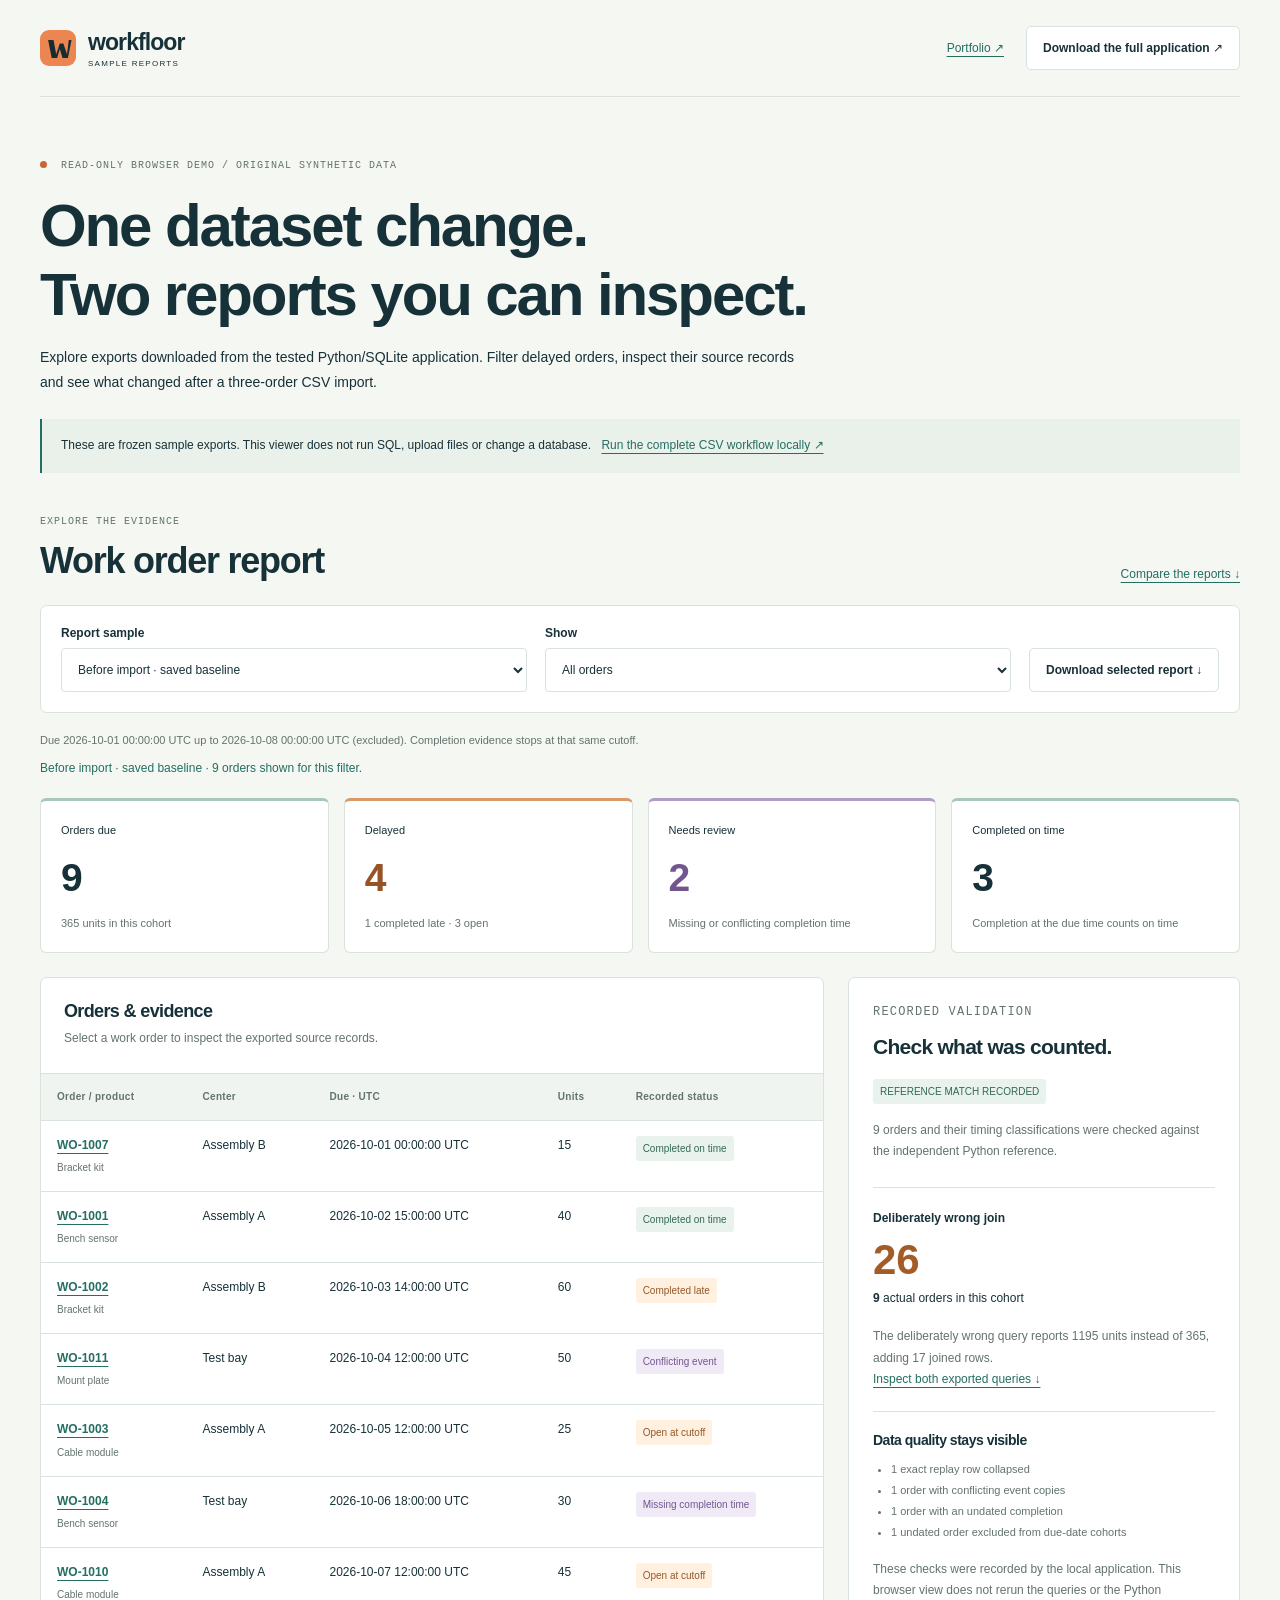
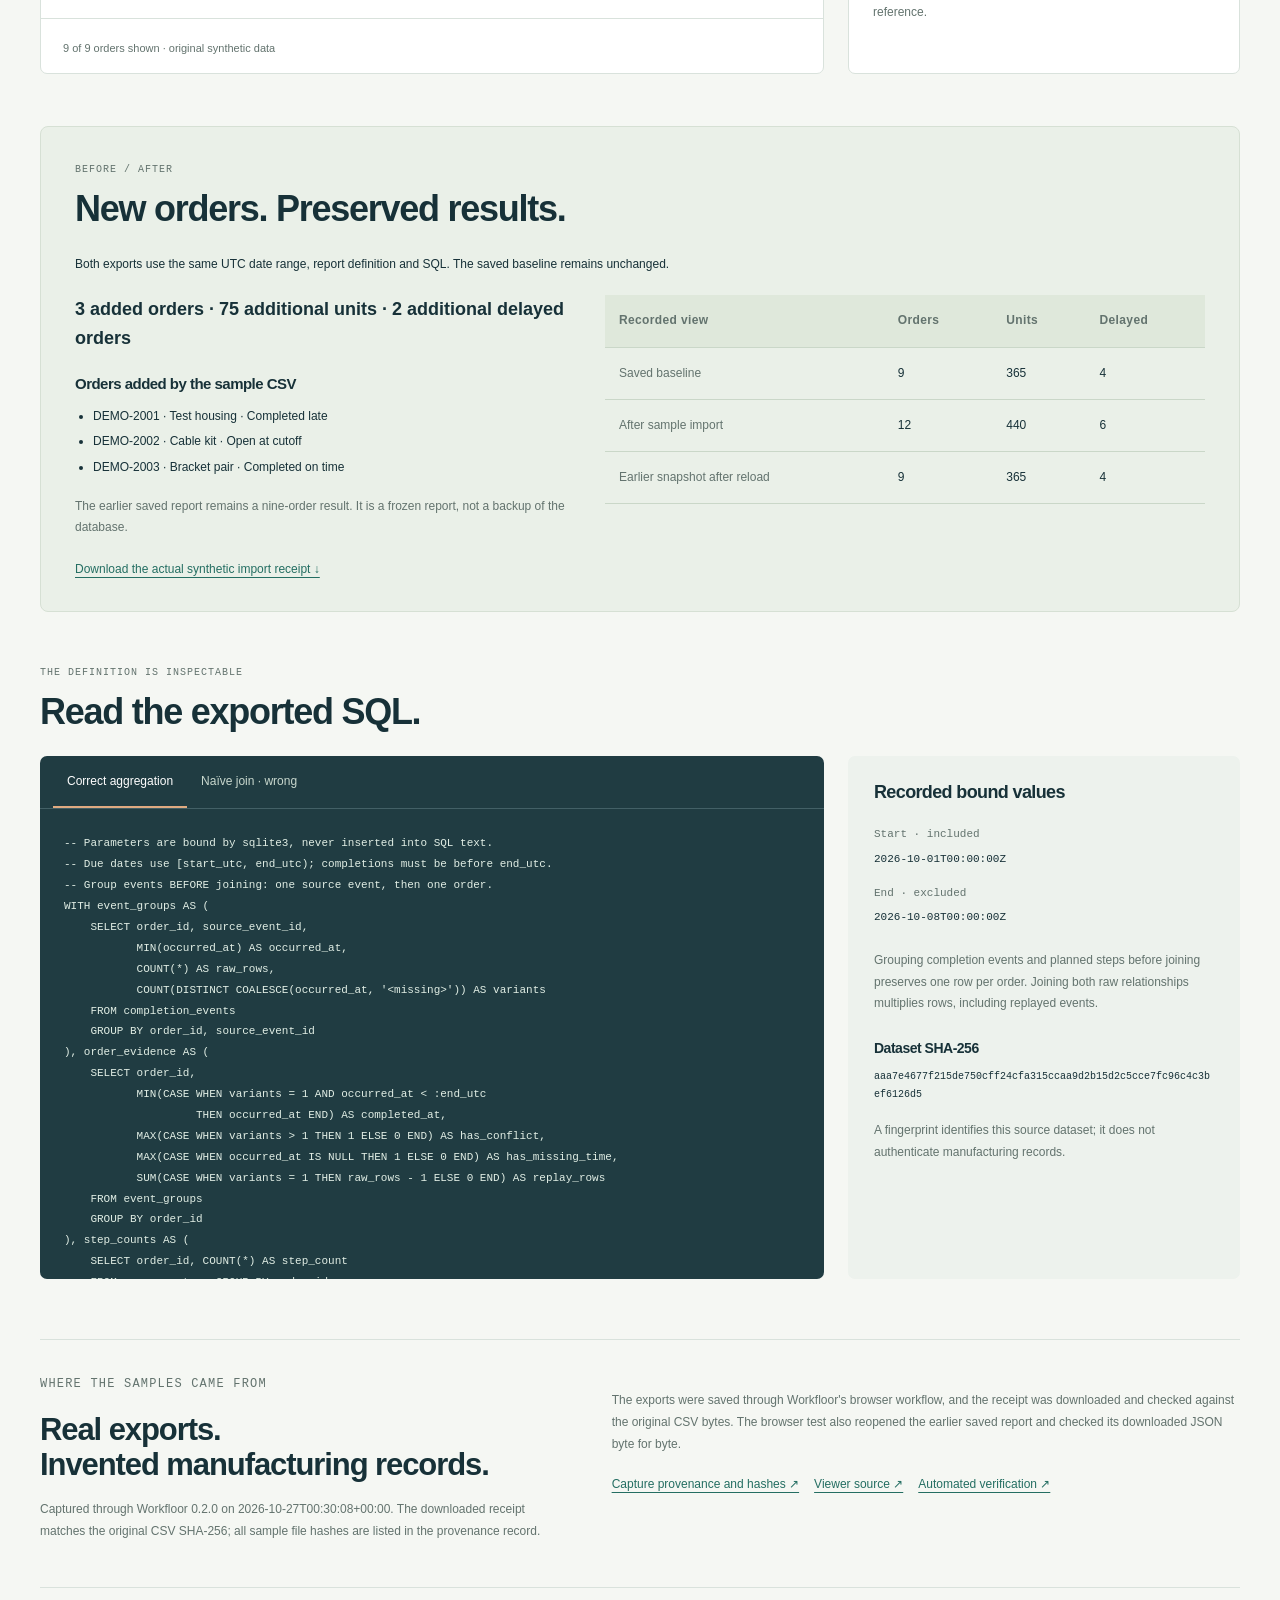
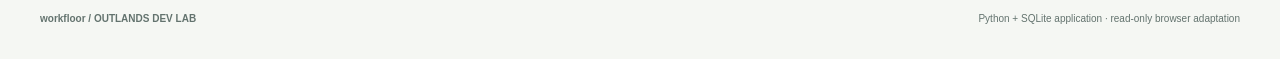
<file: demo/index.html>
<!doctype html>
<html lang="en">
<head><meta charset="utf-8"><meta name="viewport" content="width=device-width,initial-scale=1"><meta name="description" content="Explore actual synthetic Workfloor report exports. Filter delayed orders, inspect source evidence and compare before and after a sample CSV import."><title>Workfloor — Explore sample reports</title><link rel="icon" href="mark.svg"><link rel="stylesheet" href="viewer.css"><script src="viewer.js" defer></script></head>
<body>
<a class="skip" href="#main">Skip to sample reports</a>
<header class="shell header"><a class="brand" href="./"><img src="mark.svg" width="36" height="36" alt=""><span>workfloor<small>SAMPLE REPORTS</small></span></a><nav aria-label="Project links"><a href="https://connor-oshea-outlands.thatrobotguy.chatgpt.site/#workfloor-imports">Portfolio ↗</a><a class="button" href="https://github.com/TheOutlandsDev/workfloor/releases/tag/v0.2.0">Download the full application ↗</a></nav></header>
<main class="shell" id="main">
<section class="intro"><p class="eyebrow"><span class="dot"></span> READ-ONLY BROWSER DEMO / ORIGINAL SYNTHETIC DATA</p><h1>One dataset change.<br>Two reports you can inspect.</h1><p>Explore exports downloaded from the tested Python/SQLite application. Filter delayed orders, inspect their source records and see what changed after a three-order CSV import.</p><div class="scope-note">These are frozen sample exports. This viewer does not run SQL, upload files or change a database. <a href="https://github.com/TheOutlandsDev/workfloor/blob/main/docs/IMPORTS.md">Run the complete CSV workflow locally ↗</a></div></section>
<div id="error" role="alert" hidden></div>
<section aria-labelledby="report-title">
<div class="section-head"><div><p class="eyebrow">EXPLORE THE EVIDENCE</p><h2 id="report-title">Work order report</h2></div><a href="#comparison">Compare the reports ↓</a></div>
<div class="toolbar"><div class="control"><label for="sample">Report sample</label><select id="sample" disabled><option value="baseline">Before import · saved baseline</option><option value="after-import">After the three-order import</option></select></div><div class="control"><label for="show">Show</label><select id="show" disabled><option value="all">All orders</option><option value="delayed">Delayed</option><option value="review">Needs review</option><option value="on_time">Completed on time</option></select></div><a id="download" class="button" href="data/baseline.json" download>Download selected report ↓</a></div>
<p id="scope" class="scope">Loading recorded date boundaries…</p><p id="status" class="status" role="status" aria-live="polite">Loading the sample exports…</p>
<div class="metrics" aria-label="Recorded report totals"><article><span>Orders due</span><strong id="total">—</strong><small id="units">— units</small></article><article class="delayed"><span>Delayed</span><strong id="delayed">—</strong><small id="delay-breakdown">Completed late + open at cutoff</small></article><article class="review"><span>Needs review</span><strong id="review">—</strong><small>Missing or conflicting completion time</small></article><article><span>Completed on time</span><strong id="on-time">—</strong><small>Completion at the due time counts on time</small></article></div>
<div class="report-grid"><section class="panel" aria-labelledby="orders-title"><div class="panel-head"><div><h3 id="orders-title">Orders &amp; evidence</h3><p>Select a work order to inspect the exported source records.</p></div></div><div class="table-scroll" tabindex="0" role="region" aria-label="Work orders; scroll to see all columns"><table><thead><tr><th scope="col">Order / product</th><th scope="col">Center</th><th scope="col">Due · UTC</th><th scope="col">Units</th><th scope="col">Recorded status</th></tr></thead><tbody id="orders-body"></tbody></table></div><p class="table-footer" id="row-count">No sample loaded</p></section>
<aside class="panel checks"><p class="eyebrow">RECORDED VALIDATION</p><h3>Check what was counted.</h3><span id="reference-badge" class="badge">Loading</span><p id="reference-detail"></p><div class="join-result"><span>Deliberately wrong join</span><strong id="naive-count">—</strong><p><b id="reference-count">—</b> actual orders in this cohort</p></div><p id="join-detail"></p><a href="#queries">Inspect both exported queries ↓</a><h4>Data quality stays visible</h4><ul id="quality"></ul><p class="small">These checks were recorded by the local application. This browser view does not rerun the queries or the Python reference.</p></aside></div>
</section>
<section id="comparison" class="comparison" aria-labelledby="comparison-title"><div class="section-head"><div><p class="eyebrow">BEFORE / AFTER</p><h2 id="comparison-title">New orders. Preserved results.</h2></div></div><p id="comparison-policy">Comparing recorded report definitions…</p><div class="comparison-grid"><div><p id="delta" class="delta"></p><h3>Orders added by the sample CSV</h3><ul id="added-orders" class="added-orders"></ul><p class="small">The earlier saved report remains a nine-order result. It is a frozen report, not a backup of the database.</p></div><div class="table-scroll" tabindex="0" role="region" aria-label="Recorded report comparison"><table class="comparison-table"><thead><tr><th scope="col">Recorded view</th><th scope="col">Orders</th><th scope="col">Units</th><th scope="col">Delayed</th></tr></thead><tbody id="comparison-rows"></tbody></table></div></div><a href="data/receipt.json" download>Download the actual synthetic import receipt ↓</a></section>
<section id="queries" aria-labelledby="queries-title"><div class="section-head"><div><p class="eyebrow">THE DEFINITION IS INSPECTABLE</p><h2 id="queries-title">Read the exported SQL.</h2></div></div><div class="sql-grid"><div class="sql-card"><div class="tabs" role="tablist" aria-label="Exported query"><button id="tab-correct" role="tab" aria-controls="query" aria-selected="true" data-query="correct">Correct aggregation</button><button id="tab-naive" role="tab" aria-controls="query" aria-selected="false" tabindex="-1" data-query="naive">Naïve join · wrong</button></div><pre id="query" role="tabpanel" aria-labelledby="tab-correct" tabindex="0"><code id="sql">Loading…</code></pre></div><aside class="parameters"><h3>Recorded bound values</h3><dl><dt>Start · included</dt><dd id="start">—</dd><dt>End · excluded</dt><dd id="end">—</dd></dl><p>Grouping completion events and planned steps before joining preserves one row per order. Joining both raw relationships multiplies rows, including replayed events.</p><h4>Dataset SHA-256</h4><code id="fingerprint" class="fingerprint">—</code><p class="small">A fingerprint identifies this source dataset; it does not authenticate manufacturing records.</p></aside></div></section>
<section class="provenance"><div><p class="eyebrow">WHERE THE SAMPLES CAME FROM</p><h2>Real exports.<br>Invented manufacturing records.</h2><p id="provenance-note">Loading capture details…</p></div><div><p>The exports were saved through Workfloor's browser workflow, and the receipt was downloaded and checked against the original CSV bytes. The browser test also reopened the earlier saved report and checked its downloaded JSON byte for byte.</p><div class="footer-links"><a href="data/provenance.json">Capture provenance and hashes ↗</a><a href="https://github.com/TheOutlandsDev/workfloor/tree/main/demo">Viewer source ↗</a><a href="https://github.com/TheOutlandsDev/workfloor/actions/workflows/verify.yml">Automated verification ↗</a></div></div></section>
</main>
<footer class="shell"><strong>workfloor / OUTLANDS DEV LAB</strong><span>Python + SQLite application · read-only browser adaptation</span></footer>
<dialog id="order-dialog" aria-labelledby="order-title"><div class="dialog-head"><div><p class="eyebrow">EXPORTED SOURCE EVIDENCE</p><h2 id="order-title">Work order</h2></div><button id="close" class="button" type="button">Close order details ×</button></div><p id="order-description"></p><p id="order-state" class="scope-note"></p><h3>Planned steps</h3><ol id="order-steps"></ol><h3>Raw completion records</h3><div class="table-scroll" tabindex="0" role="region" aria-label="Exported completion records"><table><thead><tr><th scope="col">Row</th><th scope="col">Source event</th><th scope="col">Occurred · UTC</th></tr></thead><tbody id="order-events"></tbody></table></div></dialog>
</body></html>
</file>
<file: demo/viewer.css>
:root{--bg:#f5f7f3;--paper:#fff;--ink:#173138;--muted:#63736e;--line:#d9e2dc;--teal:#246e62;--orange:#c96631;--purple:#73568f;font-family:"Segoe UI",Arial,sans-serif;color:var(--ink);background:var(--bg);font-synthesis:none}
*{box-sizing:border-box}html{scroll-behavior:smooth;scroll-padding-top:24px}body{margin:0}button,select{font:inherit}button,a,select{touch-action:manipulation}a{color:var(--teal);text-underline-offset:4px}button{cursor:pointer}button:disabled,select:disabled{opacity:.5;cursor:wait}:focus-visible{outline:2px solid var(--orange);outline-offset:4px}[hidden]{display:none!important}.shell{width:min(1200px,calc(100% - 64px));margin-inline:auto}.skip{position:fixed;left:16px;top:-80px;background:var(--ink);color:white;padding:14px;z-index:20}.skip:focus{top:12px}.header{display:flex;align-items:center;justify-content:space-between;gap:20px;flex-wrap:wrap;padding-block:26px;border-bottom:1px solid var(--line)}.brand{display:flex;align-items:center;gap:12px;text-decoration:none;color:var(--ink);font-size:23px;font-weight:750;letter-spacing:-.04em}.brand small{display:block;margin-top:3px;font-size:8px;letter-spacing:.16em;font-weight:500}.header nav{display:flex;align-items:center;gap:22px;flex-wrap:wrap;font-size:12px}.button{display:inline-block;border:1px solid var(--line);border-radius:5px;padding:12px 16px;background:var(--paper);color:var(--ink);text-decoration:none;font-size:12px;font-weight:600;line-height:1.5}.intro{padding:60px 0 40px}.eyebrow{font-family:Consolas,monospace;font-size:10px;line-height:1.7;letter-spacing:.1em;margin:0 0 17px;color:var(--muted)}.dot{display:inline-block;width:7px;height:7px;border-radius:50%;background:var(--orange);margin-right:7px}h1,h2,h3,h4{letter-spacing:-.035em;margin:0;line-height:1.15}h1{font-size:clamp(35px,5vw,60px);font-weight:650}h2{font-size:clamp(27px,3vw,36px);font-weight:650}h3{font-size:18px}h4{font-size:14px}p{font-size:14px;line-height:1.8;margin:16px 0 0}.intro>p:not(.eyebrow){max-width:760px}.scope-note{font-size:12px;line-height:1.8;background:#eaf1eb;border-left:2px solid var(--teal);padding:16px 19px;margin-top:24px}.scope-note a{display:inline-block;margin-left:7px}.section-head{display:flex;justify-content:space-between;align-items:end;gap:25px;margin:0 0 24px}.section-head a{font-size:12px}.section-head .eyebrow{margin-bottom:10px}.toolbar{display:flex;align-items:end;gap:18px;flex-wrap:wrap;background:var(--paper);border:1px solid var(--line);border-radius:7px;padding:20px}.toolbar .control{min-width:0;flex:1}.toolbar label{display:block;font-size:12px;font-weight:600}.toolbar select{display:block;width:100%;min-width:0;margin-top:8px;border:1px solid var(--line);border-radius:4px;background:#fff;color:var(--ink);padding:12px;font-size:12px;height:44px}.toolbar .button{min-height:44px}.scope{font-size:11px;color:var(--muted);margin-top:18px}.status{font-size:12px;color:var(--teal);min-height:22px;margin:7px 0 18px}.metrics{display:grid;grid-template-columns:repeat(4,minmax(0,1fr));gap:15px;margin-bottom:24px}.metrics article{min-width:0;background:var(--paper);border:1px solid var(--line);border-top:3px solid #a9c7b9;border-radius:6px;padding:20px}.metrics article.delayed{border-top-color:#d89a69}.metrics article.review{border-top-color:#b29bc5}.metrics span,.metrics small{display:block;font-size:11px;line-height:1.7}.metrics strong{display:block;font-size:39px;font-weight:600;line-height:1.2;margin:15px 0 12px}.metrics .delayed strong{color:#965326}.metrics .review strong{color:var(--purple)}.metrics small{color:var(--muted)}.report-grid{display:grid;grid-template-columns:minmax(0,2fr) minmax(0,1fr);gap:24px}.panel{border:1px solid var(--line);border-radius:7px;background:var(--paper);min-width:0}.panel-head{padding:23px;border-bottom:1px solid var(--line)}.panel-head p{font-size:12px;color:var(--muted);margin-top:6px}.table-scroll{overflow:auto;max-width:100%;max-height:550px}.table-scroll:focus-visible{outline-offset:-3px}table{width:100%;border-collapse:collapse;font-size:12px;text-align:left}th{font-size:10px;letter-spacing:.03em;font-weight:600;background:#f0f4f0;color:var(--muted)}td,th{padding:15px 16px;border-bottom:1px solid var(--line);vertical-align:top;line-height:1.6}.panel .table-scroll table{min-width:680px}.panel .table-scroll thead{position:sticky;top:0;z-index:1}td small{display:block;margin-top:5px;color:var(--muted);font-size:10px}.order-link{font:inherit;font-weight:650;color:var(--teal);background:none;border:0;padding:0;text-decoration:underline;text-underline-offset:4px}.badge{display:inline-block;font-size:10px;line-height:1.5;padding:5px 7px;border-radius:3px;background:#e9f2ec;color:#336957;white-space:nowrap}.badge.completed_late,.badge.open_overdue{background:#fff0e0;color:#955827}.badge.review_conflict,.badge.review_missing_time{background:#f0eaf7;color:var(--purple)}.table-footer{padding:15px 22px;margin:0;color:var(--muted);font-size:11px}.checks{padding:24px}.checks .eyebrow{margin-bottom:12px}.checks h3{font-size:21px;margin-bottom:20px}.checks>p{font-size:12px;color:var(--muted)}.checks>a{font-size:12px}.join-result{border-top:1px solid var(--line);margin-top:24px;padding-top:20px}.join-result>span{font-size:12px;font-weight:600}.join-result strong{display:block;font-size:42px;font-weight:600;color:#a45c27;line-height:1.2;margin-top:9px}.join-result p{font-size:12px;margin-top:3px}.checks h4{border-top:1px solid var(--line);margin-top:24px;padding-top:20px}.checks ul{padding-left:18px;font-size:11px;line-height:1.9;color:var(--muted)}.small{font-size:12px!important;color:var(--muted);line-height:1.8}.comparison{padding:34px;margin-block:52px;background:#eaf0e8;border:1px solid #d6e0d4;border-radius:8px;scroll-margin-top:24px}.comparison>p{font-size:12px}.comparison-grid{display:grid;grid-template-columns:minmax(0,1fr) minmax(0,1.2fr);gap:30px;margin:20px 0}.comparison-grid>div{min-width:0}.comparison .delta{font-size:18px;font-weight:600;line-height:1.6;margin:0 0 22px}.comparison h3{font-size:15px}.added-orders{padding-left:18px;font-size:12px;line-height:2.1}.comparison-table th,.comparison-table td{font-size:12px;padding:16px 14px;border-bottom-color:#cad7c8}.comparison-table thead th{background:#dfe8db}.comparison-table tbody th{font-weight:400;letter-spacing:0;background:transparent}.comparison>a{font-size:12px}.sql-grid{display:grid;grid-template-columns:minmax(0,2fr) minmax(0,1fr);gap:24px}.sql-card{min-width:0;background:#203c42;border-radius:7px;color:#e1eee5;overflow:hidden}.tabs{display:flex;border-bottom:1px solid #436066;padding:0 13px}.tabs button{border:0;border-bottom:2px solid transparent;padding:18px 14px;background:transparent;color:#c9d8ce;font-size:12px}.tabs button[aria-selected=true]{border-bottom-color:#dfaa81;color:#fff}pre{font-family:Consolas,monospace;font-size:11px;line-height:1.9;max-height:470px;overflow:auto;padding:24px;margin:0;white-space:pre}pre:focus-visible{outline-offset:-3px}.parameters{min-width:0;background:#edf2ed;padding:26px;border-radius:7px}.parameters h3{font-size:18px}.parameters dl{font-family:Consolas,monospace;font-size:11px;line-height:1.8;margin:22px 0}.parameters dt{color:var(--muted);margin-top:14px}.parameters dd{margin:5px 0;overflow-wrap:anywhere}.parameters p{font-size:12px;color:var(--muted)}.parameters h4{margin-top:25px}.fingerprint{display:block;overflow-wrap:anywhere;font-family:Consolas,monospace;font-size:10px;line-height:1.8;margin-top:12px}.provenance{display:grid;grid-template-columns:1fr 1.2fr;gap:48px;margin:60px 0 45px;padding-top:34px;border-top:1px solid var(--line)}.provenance h2{font-size:31px}.provenance p{font-size:12px;color:var(--muted)}.footer-links{display:flex;gap:15px;flex-wrap:wrap;margin-top:22px;font-size:12px}footer{display:flex;justify-content:space-between;flex-wrap:wrap;gap:20px;border-top:1px solid var(--line);padding:25px 0 35px;font-size:10px;color:var(--muted)}dialog{width:min(880px,calc(100% - 32px));border:1px solid var(--line);border-radius:8px;padding:30px;color:var(--ink);background:#fff;max-height:90vh;overflow:auto}dialog::backdrop{background:#173138a8}.dialog-head{display:flex;gap:20px;justify-content:space-between;align-items:start}.dialog-head .eyebrow{margin-bottom:7px}.dialog-head h2{font-size:30px}.dialog-head .button{flex:none}dialog>p{font-size:13px}dialog>h3{font-size:17px;margin-top:25px;margin-bottom:15px}dialog ol{font-size:12px;line-height:1.9;padding-left:20px}dialog .table-scroll table{min-width:520px}#error{padding:20px;border:1px solid #d2a18d;background:#fff1e8;margin-bottom:30px;font-size:14px;line-height:1.7}
@media(max-width:850px){.report-grid,.sql-grid{grid-template-columns:minmax(0,1fr)}.checks{display:block}.comparison-grid{grid-template-columns:minmax(0,1fr)}}
@media(max-width:600px){.shell{width:calc(100% - 32px)}.header{padding-block:20px;gap:18px}.header nav{gap:15px}.header .button{font-size:11px;padding:10px 12px}.intro{padding:35px 0 30px}.eyebrow{font-size:8px}.scope-note{padding:14px;font-size:11px}.scope-note a{margin:7px 0 0}.intro>p:not(.eyebrow){font-size:13px}h1{font-size:36px}.section-head{align-items:start;flex-wrap:wrap;gap:13px}.section-head h2{font-size:28px}.toolbar{padding:16px;gap:15px}.toolbar .control{flex-basis:100%}.toolbar label{font-size:11px}.toolbar select{font-size:12px}.toolbar .button{font-size:11px}.metrics{grid-template-columns:repeat(2,minmax(0,1fr));gap:10px}.metrics article{padding:16px 13px}.metrics strong{font-size:34px;margin-block:11px}.metrics span,.metrics small{font-size:10px}.panel-head{padding:19px}.panel-head p{font-size:11px}.checks{padding:22px}.comparison{padding:22px 17px;margin-block:35px}.comparison h2{font-size:28px}.comparison-table td,.comparison-table th{font-size:11px;padding:12px 9px}.tabs{padding:0 7px}.tabs button{font-size:11px;padding:17px 10px}pre{font-size:10px;padding:19px}.parameters{padding:22px}.provenance{grid-template-columns:minmax(0,1fr);gap:18px;margin-top:38px}.provenance h2{font-size:29px}dialog{padding:23px 18px}.dialog-head{flex-wrap:wrap;gap:15px}.dialog-head .button{font-size:11px}}
@media(prefers-reduced-motion:reduce){html{scroll-behavior:auto}}
</file>
